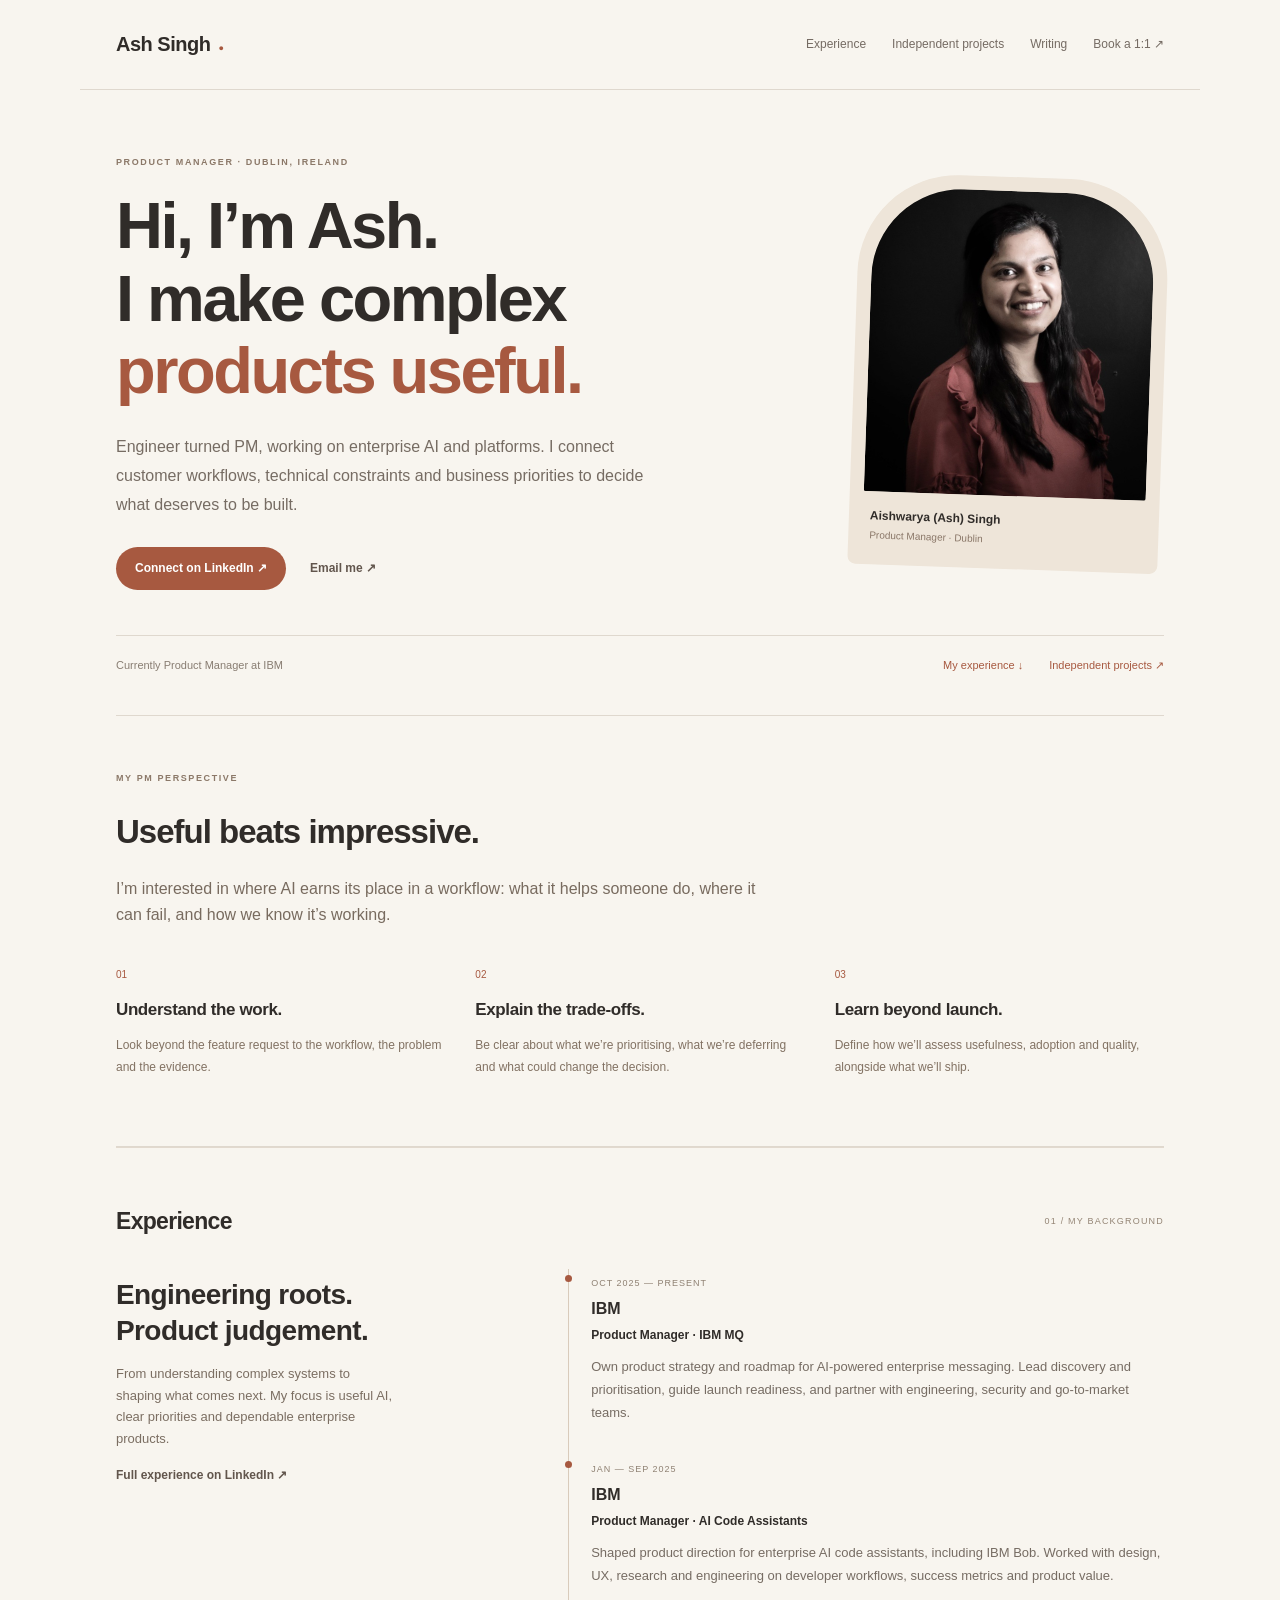
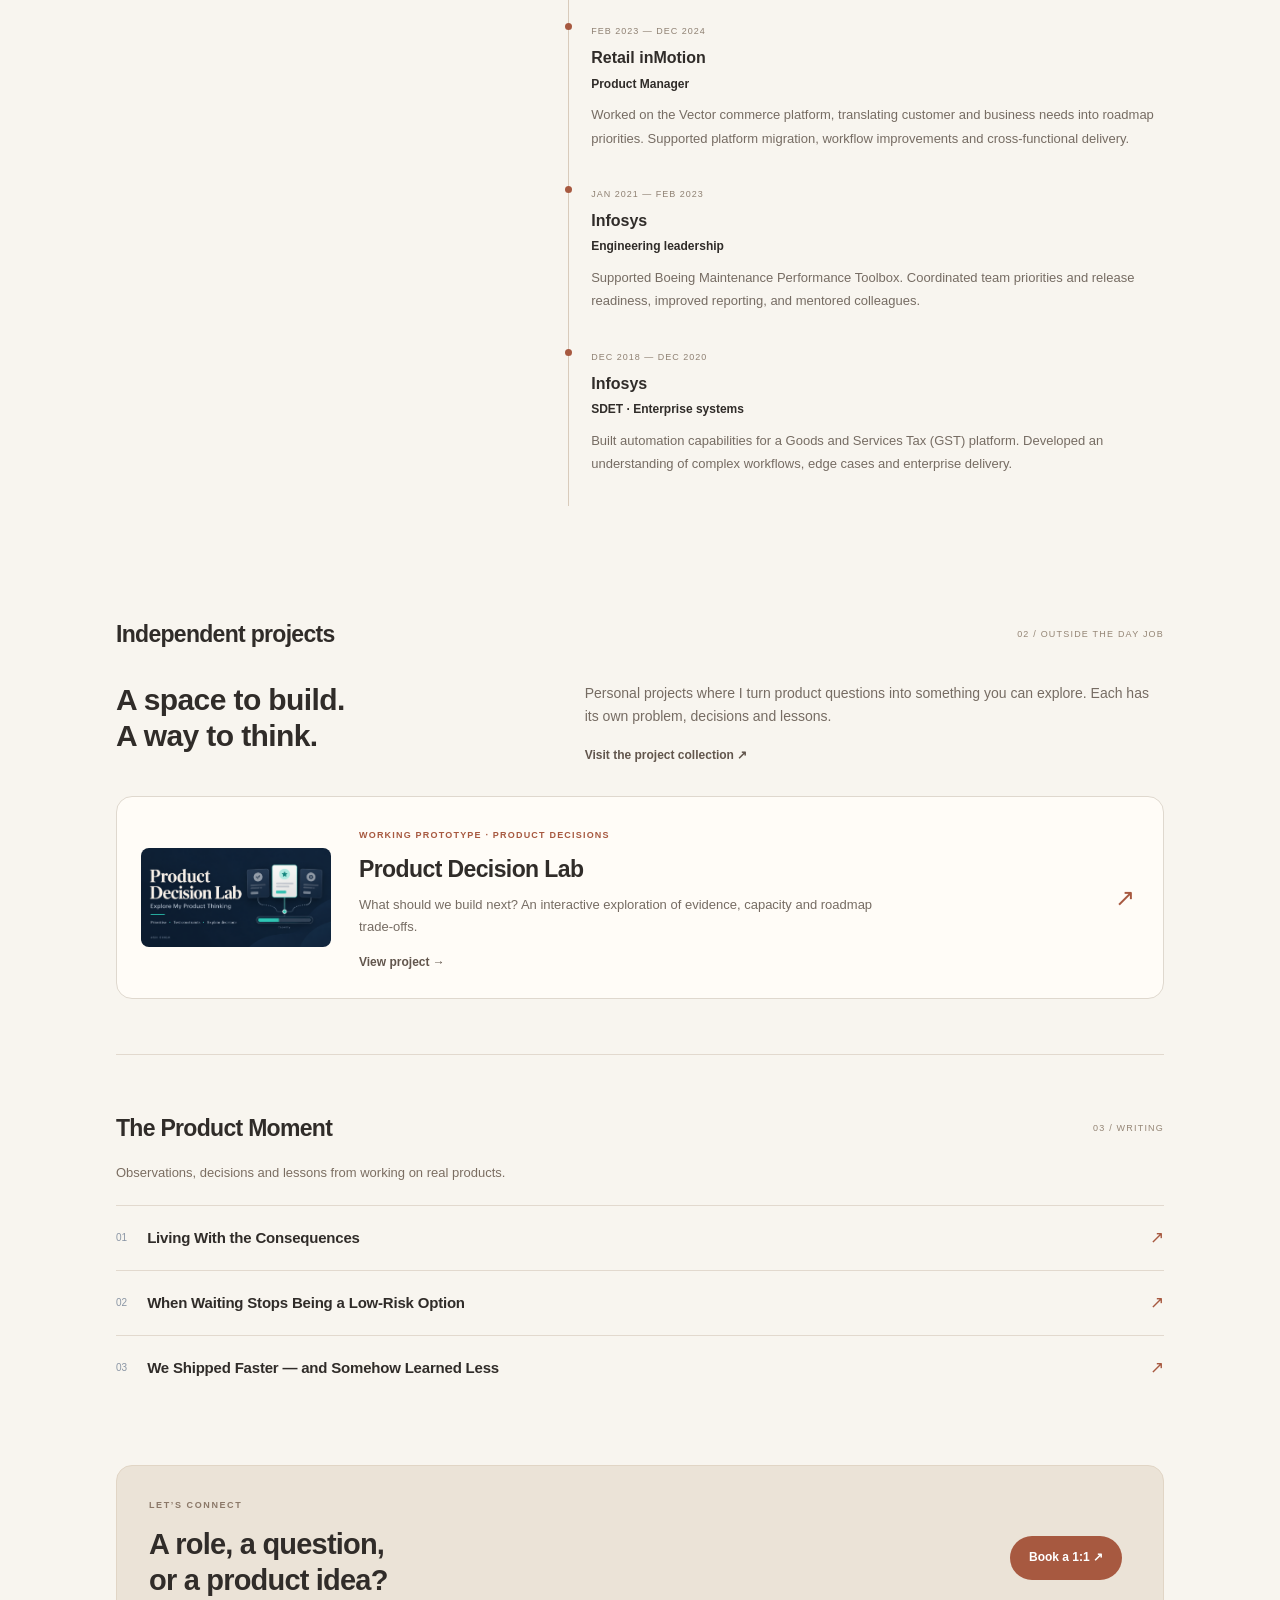
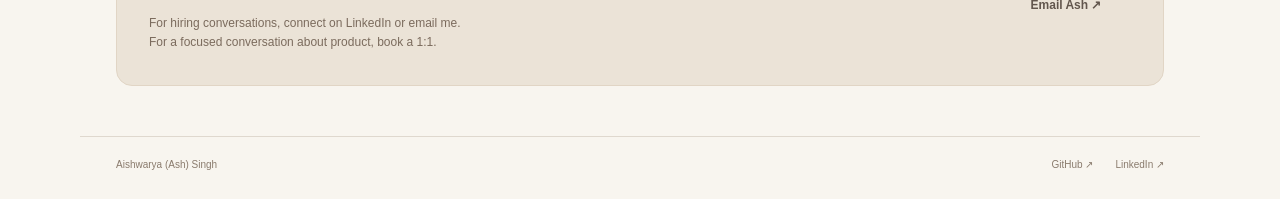
<file: index.html>
<!doctype html><html lang="en"><head><meta charset="utf-8"><meta name="viewport" content="width=device-width,initial-scale=1"><title>Ash Singh | Product Manager</title><meta name="description" content="Ash Singh — Product Manager focused on Applied AI, AI platforms and developer tools. Projects, experience and writing."><link rel="stylesheet" href="style.css"></head><body><header><a class="name" href="#">Ash Singh<span>●</span></a><nav><a href="#experience">Experience</a><a href="projects.html">Independent projects</a><a href="#writing">Writing</a><a href="https://topmate.io/ash081/" target="_blank" rel="noopener">Book a 1:1 ↗</a></nav></header><main><section class="intro"><div class="intro-copy"><p class="eyebrow">PRODUCT MANAGER · DUBLIN, IRELAND</p><h1>Hi, I’m Ash.<br>I make complex<br><em>products useful.</em></h1><p class="lead">Engineer turned PM, working on enterprise AI and platforms. I connect customer workflows, technical constraints and business priorities to decide what deserves to be built.</p><div class="actions"><a class="button" href="https://www.linkedin.com/in/ash081/" target="_blank" rel="noopener">Connect on LinkedIn ↗</a><a class="quiet" href="mailto:aishwarya.singh81@gmail.com">Email me ↗</a></div></div><figure class="portrait"><img src="ash-singh.jpeg" alt="Aishwarya (Ash) Singh"><figcaption>Aishwarya (Ash) Singh<br><span>Product Manager · Dublin</span></figcaption></figure><div class="intro-foot"><span>Currently Product Manager at IBM</span><div class="intro-paths"><a href="#experience">My experience ↓</a><a href="projects.html">Independent projects ↗</a></div></div></section><section class="perspective"><p class="eyebrow">MY PM PERSPECTIVE</p><h2>Useful beats impressive.</h2><p>I’m interested in where AI earns its place in a workflow: what it helps someone do, where it can fail, and how we know it’s working.</p><div class="principles"><div><span>01</span><h3>Understand the work.</h3><p>Look beyond the feature request to the workflow, the problem and the evidence.</p></div><div><span>02</span><h3>Explain the trade-offs.</h3><p>Be clear about what we’re prioritising, what we’re deferring and what could change the decision.</p></div><div><span>03</span><h3>Learn beyond launch.</h3><p>Define how we’ll assess usefulness, adoption and quality, alongside what we’ll ship.</p></div></div></section><section id="experience"><div class="section-head"><h2>Experience</h2><span>01 / MY BACKGROUND</span></div><div class="experience"><div class="experience-intro"><h3>Engineering roots.<br>Product judgement.</h3><p>From understanding complex systems to shaping what comes next. My focus is useful AI, clear priorities and dependable enterprise products.</p><a class="quiet" href="https://www.linkedin.com/in/ash081/details/experience/" target="_blank" rel="noopener">Full experience on LinkedIn ↗</a></div><div class="roles">
<div><span class="role-date">OCT 2025 — PRESENT</span><h4>IBM</h4><p class="role-title">Product Manager · IBM MQ</p><p class="role-summary">Own product strategy and roadmap for AI-powered enterprise messaging. Lead discovery and prioritisation, guide launch readiness, and partner with engineering, security and go-to-market teams.</p></div>
<div><span class="role-date">JAN — SEP 2025</span><h4>IBM</h4><p class="role-title">Product Manager · AI Code Assistants</p><p class="role-summary">Shaped product direction for enterprise AI code assistants, including IBM Bob. Worked with design, UX, research and engineering on developer workflows, success metrics and product value.</p></div>
<div><span class="role-date">FEB 2023 — DEC 2024</span><h4>Retail inMotion</h4><p class="role-title">Product Manager</p><p class="role-summary">Worked on the Vector commerce platform, translating customer and business needs into roadmap priorities. Supported platform migration, workflow improvements and cross-functional delivery.</p></div>
<div><span class="role-date">JAN 2021 — FEB 2023</span><h4>Infosys</h4><p class="role-title">Engineering leadership</p><p class="role-summary">Supported Boeing Maintenance Performance Toolbox. Coordinated team priorities and release readiness, improved reporting, and mentored colleagues.</p></div>
<div><span class="role-date">DEC 2018 — DEC 2020</span><h4>Infosys</h4><p class="role-title">SDET · Enterprise systems</p><p class="role-summary">Built automation capabilities for a Goods and Services Tax (GST) platform. Developed an understanding of complex workflows, edge cases and enterprise delivery.</p></div>
</div></div></section><section id="projects"><div class="section-head"><h2>Independent projects</h2><span>02 / OUTSIDE THE DAY JOB</span></div><div class="collection-intro"><h3>A space to build.<br>A way to think.</h3><div><p>Personal projects where I turn product questions into something you can explore. Each has its own problem, decisions and lessons.</p><a class="quiet" href="projects.html">Visit the project collection ↗</a></div></div><a class="project-teaser" href="projects.html#product-decision-lab"><img src="product-decision-lab.png" alt="Product Decision Lab cover" loading="lazy"><div><span class="status">WORKING PROTOTYPE · PRODUCT DECISIONS</span><h3>Product Decision Lab</h3><p>What should we build next? An interactive exploration of evidence, capacity and roadmap trade-offs.</p><span class="quiet">View project →</span></div><span class="teaser-arrow" aria-hidden="true">↗</span></a></section><section id="writing"><div class="section-head"><h2>The Product Moment</h2><span>03 / WRITING</span></div><p class="section-description">Observations, decisions and lessons from working on real products.</p><div class="essays"><a href="https://ashsingh81.substack.com/p/the-product-moment-4" target="_blank" rel="noopener"><span>01</span><h3>Living With the Consequences</h3><b>↗</b></a><a href="https://ashsingh81.substack.com/p/the-product-moment-3" target="_blank" rel="noopener"><span>02</span><h3>When Waiting Stops Being a Low-Risk Option</h3><b>↗</b></a><a href="https://ashsingh81.substack.com/p/the-product-moment-1" target="_blank" rel="noopener"><span>03</span><h3>We Shipped Faster — and Somehow Learned Less</h3><b>↗</b></a></div></section><section class="contact"><div><p class="eyebrow">LET’S CONNECT</p><h2>A role, a question,<br>or a product idea?</h2><p>For hiring conversations, connect on LinkedIn or email me.<br>For a focused conversation about product, book a 1:1.</p></div><div class="contact-actions"><a class="button" href="https://topmate.io/ash081/" target="_blank" rel="noopener">Book a 1:1 ↗</a><a class="quiet" href="mailto:aishwarya.singh81@gmail.com">Email Ash ↗</a></div></section></main><footer><span>Aishwarya (Ash) Singh</span><a href="https://github.com/ash-singh-builds" target="_blank" rel="noopener">GitHub ↗</a><a href="https://www.linkedin.com/in/ash081/" target="_blank" rel="noopener">LinkedIn ↗</a></footer></body></html>
</file>
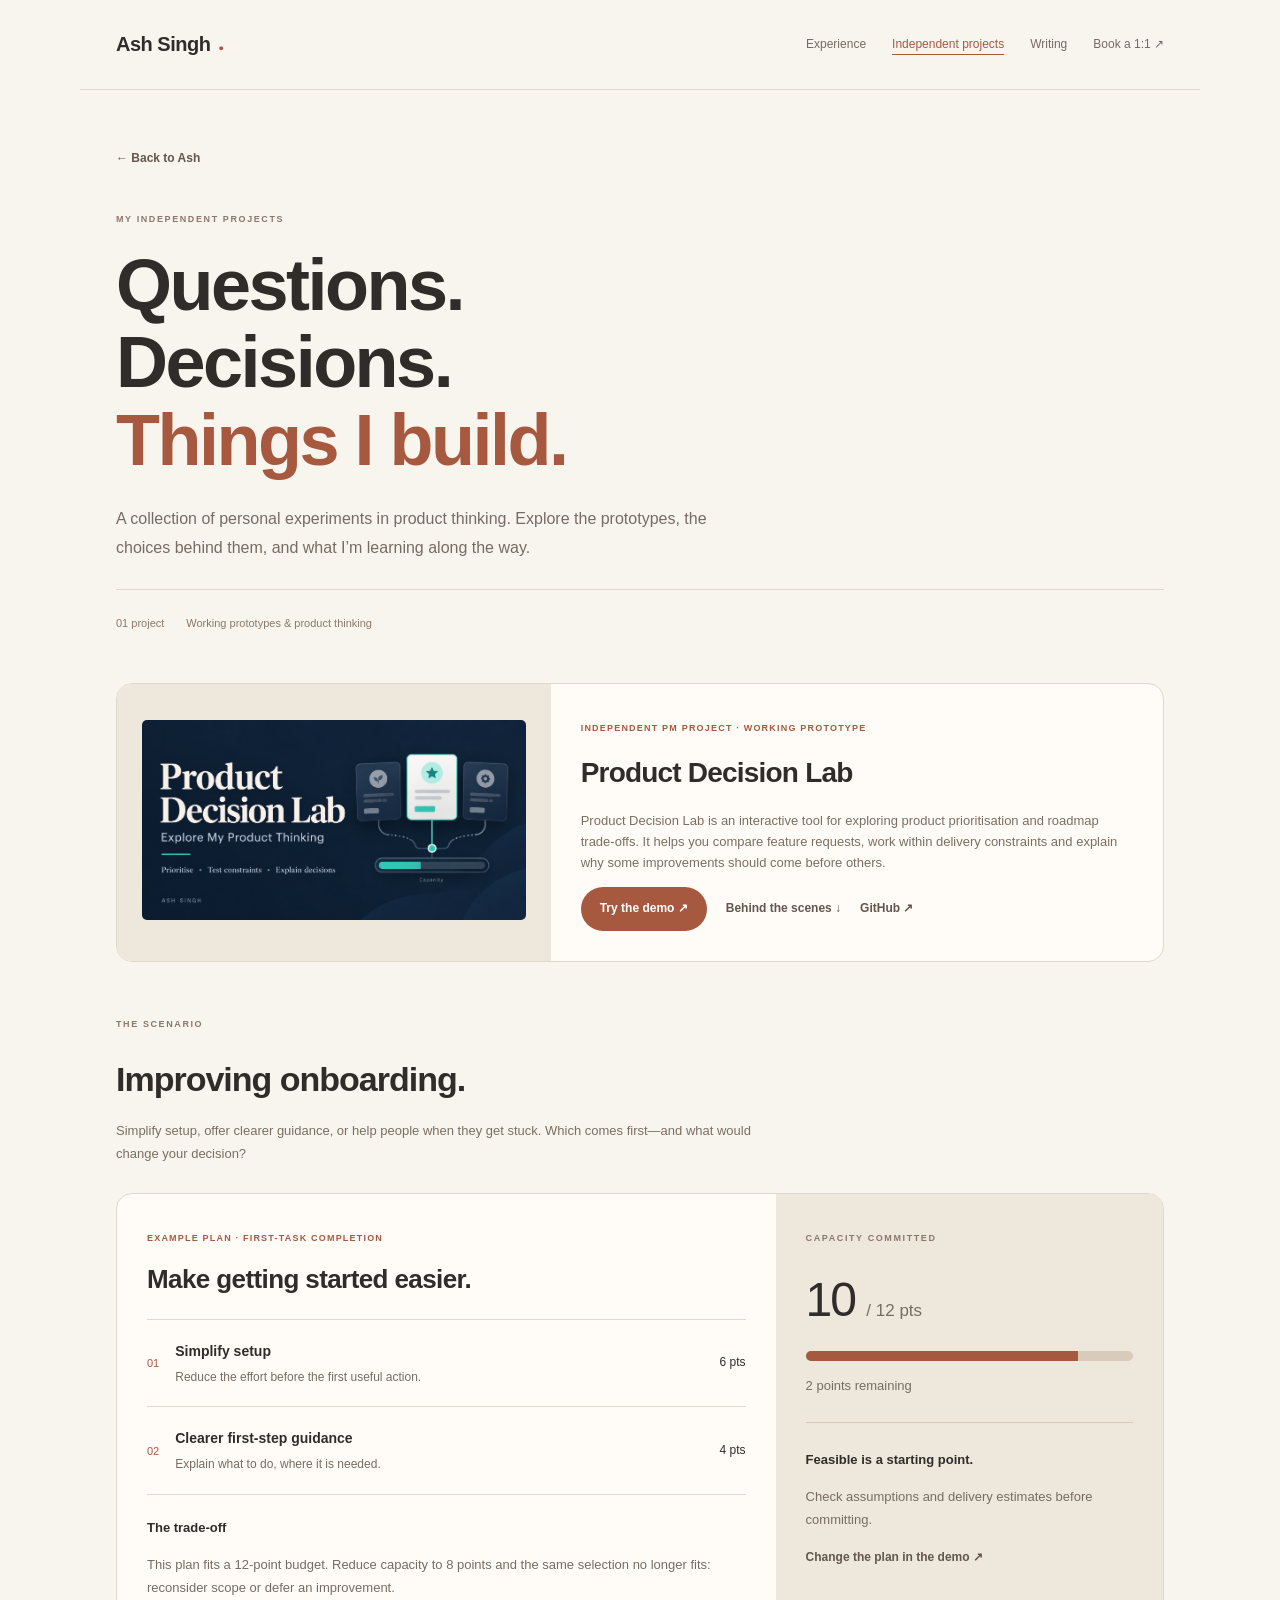
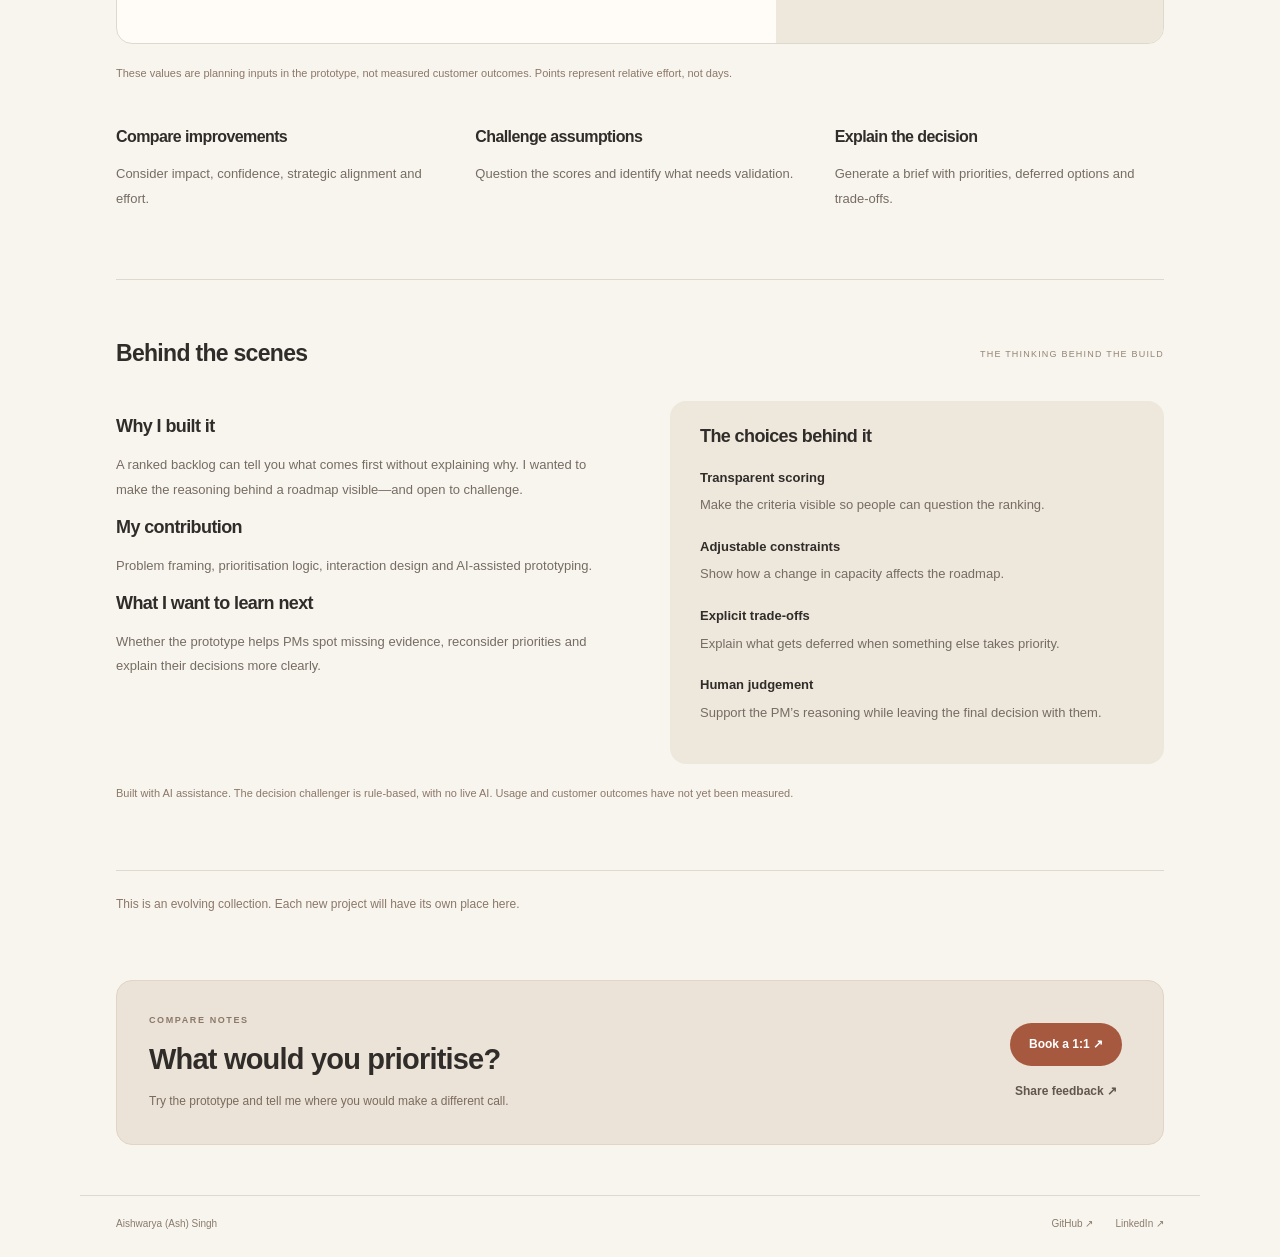
<file: projects.html>
<!doctype html><html lang="en"><head><meta charset="utf-8"><meta name="viewport" content="width=device-width,initial-scale=1"><title>Independent Projects | Ash Singh</title><meta name="description" content="Independent projects by Ash Singh. Explore working prototypes, product decisions and the thinking behind them."><link rel="stylesheet" href="style.css"></head><body><header><a class="name" href="index.html">Ash Singh<span>●</span></a><nav><a href="index.html#experience">Experience</a><a href="projects.html" aria-current="page">Independent projects</a><a href="index.html#writing">Writing</a><a href="https://topmate.io/ash081/" target="_blank" rel="noopener">Book a 1:1 ↗</a></nav></header><main><section class="collection-hero"><a class="quiet" href="index.html">← Back to Ash</a><p class="eyebrow">MY INDEPENDENT PROJECTS</p><h1>Questions.<br>Decisions.<br><em>Things I build.</em></h1><p class="lead">A collection of personal experiments in product thinking. Explore the prototypes, the choices behind them, and what I’m learning along the way.</p><div class="collection-meta"><span>01 project</span><span>Working prototypes &amp; product thinking</span></div></section><section class="project-collection" aria-label="Project collection"><article id="product-decision-lab" class="project"><div class="project-image"><img src="product-decision-lab.png" alt="Product Decision Lab — explore my product thinking"></div><div class="project-content"><span class="status">INDEPENDENT PM PROJECT · WORKING PROTOTYPE</span><h2>Product Decision Lab</h2><p>Product Decision Lab is an interactive tool for exploring product prioritisation and roadmap trade-offs. It helps you compare feature requests, work within delivery constraints and explain why some improvements should come before others.</p><div class="actions"><a class="button" href="https://ash-singh-builds.github.io/product-decision-lab/dist/?v=4" target="_blank" rel="noopener">Try the demo ↗</a><a class="quiet" href="#behind-the-scenes">Behind the scenes ↓</a><a class="quiet" href="https://github.com/ash-singh-builds/product-decision-lab" target="_blank" rel="noopener">GitHub ↗</a></div></div></article>
<section class="onboarding-output" aria-labelledby="scenario-title"><p class="eyebrow">THE SCENARIO</p><h2 id="scenario-title">Improving onboarding.</h2><p class="section-description">Simplify setup, offer clearer guidance, or help people when they get stuck. Which comes first—and what would change your decision?</p><div class="output-dashboard"><div class="output-main"><span class="status">EXAMPLE PLAN · FIRST-TASK COMPLETION</span><h3>Make getting started easier.</h3><div class="output-choice"><span>01</span><div><strong>Simplify setup</strong><p>Reduce the effort before the first useful action.</p></div><b>6 pts</b></div><div class="output-choice"><span>02</span><div><strong>Clearer first-step guidance</strong><p>Explain what to do, where it is needed.</p></div><b>4 pts</b></div><div class="output-decision"><strong>The trade-off</strong><p>This plan fits a 12-point budget. Reduce capacity to 8 points and the same selection no longer fits: reconsider scope or defer an improvement.</p></div></div><div class="output-capacity"><span class="eyebrow">CAPACITY COMMITTED</span><div class="capacity-number">10 <span>/ 12 pts</span></div><div class="capacity-visual" role="img" aria-label="10 of 12 engineering capacity points committed"><span></span></div><p>2 points remaining</p><hr><strong>Feasible is a starting point.</strong><p>Check assumptions and delivery estimates before committing.</p><a class="quiet" href="https://ash-singh-builds.github.io/product-decision-lab/dist/?v=4" target="_blank" rel="noopener">Change the plan in the demo ↗</a></div></div><p class="scenario-caption">These values are planning inputs in the prototype, not measured customer outcomes. Points represent relative effort, not days.</p><div class="project-capabilities"><div><h3>Compare improvements</h3><p>Consider impact, confidence, strategic alignment and effort.</p></div><div><h3>Challenge assumptions</h3><p>Question the scores and identify what needs validation.</p></div><div><h3>Explain the decision</h3><p>Generate a brief with priorities, deferred options and trade-offs.</p></div></div></section>
<section id="behind-the-scenes" class="behind-scenes"><div class="section-head"><h2>Behind the scenes</h2><span>THE THINKING BEHIND THE BUILD</span></div><div class="behind-grid"><div><h3>Why I built it</h3><p>A ranked backlog can tell you what comes first without explaining why. I wanted to make the reasoning behind a roadmap visible—and open to challenge.</p><h3>My contribution</h3><p>Problem framing, prioritisation logic, interaction design and AI-assisted prototyping.</p><h3>What I want to learn next</h3><p>Whether the prototype helps PMs spot missing evidence, reconsider priorities and explain their decisions more clearly.</p></div><div class="design-decisions"><h3>The choices behind it</h3><dl><dt>Transparent scoring</dt><dd>Make the criteria visible so people can question the ranking.</dd><dt>Adjustable constraints</dt><dd>Show how a change in capacity affects the roadmap.</dd><dt>Explicit trade-offs</dt><dd>Explain what gets deferred when something else takes priority.</dd><dt>Human judgement</dt><dd>Support the PM’s reasoning while leaving the final decision with them.</dd></dl></div></div><p class="scenario-caption">Built with AI assistance. The decision challenger is rule-based, with no live AI. Usage and customer outcomes have not yet been measured.</p></section><p class="collection-note">This is an evolving collection. Each new project will have its own place here.</p></section><section class="contact"><div><p class="eyebrow">COMPARE NOTES</p><h2>What would you prioritise?</h2><p>Try the prototype and tell me where you would make a different call.</p></div><div class="contact-actions"><a class="button" href="https://topmate.io/ash081/" target="_blank" rel="noopener">Book a 1:1 ↗</a><a class="quiet" href="mailto:aishwarya.singh81@gmail.com">Share feedback ↗</a></div></section></main><footer><span>Aishwarya (Ash) Singh</span><a href="https://github.com/ash-singh-builds" target="_blank" rel="noopener">GitHub ↗</a><a href="https://www.linkedin.com/in/ash081/" target="_blank" rel="noopener">LinkedIn ↗</a></footer></body></html>
</file>
<file: style.css>
*{box-sizing:border-box}html{scroll-behavior:smooth;scroll-padding-top:25px}body{margin:0;background:#fff;color:#162133;font:15px/1.65,-apple-system,BlinkMacSystemFont,"Segoe UI",Arial,sans-serif}body{font-family:-apple-system,BlinkMacSystemFont,"Segoe UI",Arial,sans-serif;line-height:1.65}a{color:inherit;text-decoration:none}a:focus-visible,summary:focus-visible{outline:3px solid #2463eb;outline-offset:5px}header,main,footer{max-width:1100px;margin:auto;padding-left:36px;padding-right:36px}header{display:flex;justify-content:space-between;align-items:center;padding-top:28px;padding-bottom:28px;border-bottom:1px solid #e7ebf0}.name{font-size:20px;font-weight:750;letter-spacing:-.6px}.name span{color:#2463eb;font-size:9px;margin-left:8px}nav{display:flex;gap:26px;font-size:12px;color:#5a6575}nav a:hover,.quiet:hover{color:#2463eb}.intro{padding-top:76px;padding-bottom:0}.eyebrow{font-size:10px;letter-spacing:1.6px;font-weight:650;color:#667386;margin:0 0 20px}h1{font-size:clamp(42px,6vw,66px);line-height:1.1;letter-spacing:-2.5px;font-weight:700;margin:0 0 25px}.lead{color:#667386;max-width:650px;font-size:17px;line-height:1.8;margin-bottom:27px}.lead strong{color:#253347;font-weight:550}.actions{display:flex;gap:24px;align-items:center;flex-wrap:wrap}.button{display:inline-flex;justify-content:center;align-items:center;background:#2463eb;color:white;border-radius:6px;padding:11px 17px;font-size:12px;font-weight:600}.button:hover{background:#164dc6}.quiet{font-size:12px;font-weight:600}.intro-foot{display:flex;justify-content:space-between;margin-top:58px;padding:20px 0;border-top:1px solid #e7ebf0;font-size:11px;color:#6a7686}.intro-foot a{color:#2463eb}section{padding-top:55px;padding-bottom:55px}.section-head{display:flex;align-items:center;justify-content:space-between;margin-bottom:28px;gap:20px}.section-head h2{font-size:23px;letter-spacing:-.7px;font-weight:650;margin:0}.section-head>span{font-size:9px;letter-spacing:1.2px;color:#8390a0}.project{border:1px solid #e2e7ef;border-radius:10px;overflow:hidden;display:grid;grid-template-columns:1fr 1.05fr}.project-image{background:#f0f4fa;display:flex;align-items:center;padding:25px}.project-image img{width:100%;display:block;border-radius:5px}.project-content{padding:30px}.status{font-size:9px;letter-spacing:1.2px;color:#2463eb;font-weight:650}h3{font-size:24px;letter-spacing:-.6px;line-height:1.3;margin:14px 0}.project-content>p,.experience-intro p{font-size:13px;color:#667386}.tags{display:flex;gap:7px;flex-wrap:wrap;margin:20px 0}.tags span{font-size:9px;background:#f2f5f9;color:#5b6b80;padding:4px 9px;border-radius:4px}.project .actions{gap:19px}details{margin-top:22px;border-top:1px solid #e7ebf0}summary{display:flex;justify-content:space-between;cursor:pointer;font-size:11px;padding-top:14px;list-style:none}summary::-webkit-details-marker{display:none}details p{font-size:12px;color:#667386}details[open] summary span{transform:rotate(45deg)}#experience,#writing{border-top:1px solid #e7ebf0}.experience{display:grid;grid-template-columns:1fr 1.2fr;gap:75px}.experience-intro h3{font-size:28px;margin-top:8px}.experience-intro p{max-width:280px}.roles>div{position:relative;padding:0 0 22px 22px;border-left:1px solid #dce4ef}.roles>div:before{content:'';position:absolute;left:-4px;top:6px;background:#2463eb;width:7px;height:7px;border-radius:50%}.role-date{font-size:9px;letter-spacing:1px;color:#8691a0}.roles h4{font-size:16px;margin:3px 0}.roles p{font-size:12px;margin:0 0 4px}.roles div>span:last-child{font-size:10px;color:#7c8797}.section-description{font-size:13px;color:#667386;margin-top:-14px;margin-bottom:22px}.essays a{display:flex;align-items:center;gap:20px;padding:18px 0;border-top:1px solid #e7ebf0}.essays a>span{font-size:10px;color:#8b96a5}.essays h3{font-size:15px;font-weight:550;letter-spacing:-.2px;margin:0;flex:1}.essays b{font-size:17px;font-weight:400;color:#2463eb}.essays a:hover h3{color:#2463eb}.contact{background:#f4f7fc;border:1px solid #e8edf5;border-radius:10px;padding:32px;display:flex;justify-content:space-between;align-items:center;margin:10px 0 50px;gap:30px}.contact h2{font-size:29px;line-height:1.25;letter-spacing:-.8px;margin:0 0 15px}.contact .eyebrow{margin-bottom:13px}.contact p:last-child{font-size:12px;color:#667386;margin:0}.contact-actions{display:flex;flex-direction:column;gap:16px;align-items:center;min-width:130px}footer{display:flex;gap:22px;padding-top:20px;padding-bottom:25px;border-top:1px solid #e7ebf0;font-size:10px;color:#758195}footer span{margin-right:auto}@media(max-width:650px){header,main,footer{padding-left:22px;padding-right:22px}header{padding-top:20px;padding-bottom:20px}nav{gap:15px;font-size:10px}nav a:nth-child(2),nav a:nth-child(3){display:none}.intro{padding-top:50px}h1{font-size:45px;letter-spacing:-1.8px}.lead{font-size:15px}.intro-foot{margin-top:38px;font-size:9px;gap:12px}section{padding-top:38px;padding-bottom:38px}.section-head{margin-bottom:20px}.section-head h2{font-size:21px}.section-head>span{font-size:8px}.project{grid-template-columns:1fr}.project-image{padding:20px}.project-content{padding:24px}.experience{grid-template-columns:1fr;gap:30px}.experience-intro p{max-width:100%}.contact{padding:24px;align-items:flex-start;flex-direction:column}.contact-actions{flex-direction:row;gap:22px}.essays h3{font-size:13px}.essays a{gap:14px}.contact h2{font-size:27px}}@media(prefers-reduced-motion:reduce){html{scroll-behavior:auto}}
/* Personal direction: warm ivory, charcoal, terracotta. */
body{background:#f8f5ef;color:#302c29;font-size:15px}header,main,footer{max-width:1120px}header{border-color:#dfd8ce}.name{letter-spacing:-.5px}.name span{color:#a75940}nav{color:#756b63}nav a:hover,.quiet:hover{color:#a75940}.intro{display:grid;grid-template-columns:1.35fr 1fr;gap:30px 65px;padding-top:65px}.intro h1{font-size:clamp(42px,5.2vw,65px);letter-spacing:-2.5px;font-weight:600;line-height:1.12}.intro h1 em{font-style:normal;color:#a75940}.eyebrow{color:#8b7868;font-size:9px;letter-spacing:1.6px}.lead{font-size:16px;color:#766c63;line-height:1.8}.button{background:#a75940;border-radius:30px;padding:12px 19px}.button:hover{background:#8e4833}.quiet{color:#62564d}.portrait{margin:0;align-self:center;transform:rotate(2deg);background:#eee5d9;padding:14px 14px 20px;border-radius:100px 100px 8px 8px;max-width:310px;justify-self:end}.portrait img{width:100%;display:block;border-radius:90px 90px 2px 2px;aspect-ratio:1/1.08;object-fit:cover}.portrait figcaption{font-size:12px;font-weight:600;padding:15px 7px 0;line-height:1.6}.portrait figcaption span{font-size:10px;color:#8a7768;font-weight:400}.intro-foot{grid-column:1/-1;margin-top:15px;border-color:#dfd8ce;color:#887d72}.intro-foot a{color:#a75940}.section-head>span{color:#948575}.section-head h2{font-weight:550}.project{background:#fffcf7;border-color:#dfd8ce;border-radius:16px}.project-image{background:#eee7dc}.project-content>p,.experience-intro p,details p,.section-description{color:#7b6e62}.status{color:#a75940}.tags span{background:#f0e9df;color:#8a715b}.roles>div{border-color:#d9cbbb}.roles>div:before{background:#a75940}.roles div>span:last-child,.role-date{color:#8f8173}#experience,#writing,.essays a,details{border-color:#e2d9ce}.essays b{color:#a75940}.essays a:hover h3{color:#a75940}.contact{background:#ebe3d7;border-color:#e1d5c5;border-radius:16px}.contact p:last-child{color:#7b6b5d}footer{color:#8a7b6d;border-color:#dfd8ce}.perspective{margin-top:20px;border-top:1px solid #dfd8ce;border-bottom:1px solid #dfd8ce}.perspective>h2{font-size:33px;font-weight:550;letter-spacing:-1px;margin:0 0 15px}.perspective>p:not(.eyebrow){font-size:16px;max-width:650px;color:#786b5f}.principles{display:grid;grid-template-columns:repeat(3,1fr);gap:30px;margin-top:32px}.principles span{font-size:10px;color:#a75940}.principles h3{font-size:17px;font-weight:550;letter-spacing:-.4px}.principles p{font-size:12px;color:#827263;line-height:1.8}@media(max-width:650px){.intro{grid-template-columns:1fr;gap:28px;padding-top:38px}.intro-copy{order:1}.portrait{order:0;max-width:160px;justify-self:start;border-radius:55px 55px 7px 7px;padding:8px}.portrait img{border-radius:50px 50px 2px 2px;aspect-ratio:1/1}.portrait figcaption{display:none}.intro h1{font-size:45px}.intro-foot{order:2}.principles{grid-template-columns:1fr;gap:12px}.principles h3{margin:7px 0}.principles p{margin-top:0}.perspective>h2{font-size:28px}}

/* Clear paths, concise experience and a growing project collection. */
nav a[aria-current=page]{color:#a75940;text-decoration:underline;text-underline-offset:6px}
.intro-paths{display:flex;gap:26px}.intro-foot{gap:20px;align-items:center}.role-title{font-weight:600}.roles p.role-summary{font-size:13px;color:#766c63;line-height:1.8;margin:9px 0 0}.roles>div{padding-bottom:30px}.experience{gap:55px;grid-template-columns:1fr 1.5fr}.experience-intro{align-self:start}.collection-intro{display:grid;grid-template-columns:1fr 1.4fr;gap:55px;margin-bottom:30px}.collection-intro h3{font-size:30px;line-height:1.2;margin:0;font-weight:550}.collection-intro p{color:#766c63;font-size:14px;margin:0 0 14px}.project-teaser{display:grid;grid-template-columns:190px 1fr 24px;align-items:center;gap:28px;padding:24px;border:1px solid #dfd8ce;border-radius:16px;background:#fffcf7;transition:border-color .2s}.project-teaser:hover{border-color:#a75940}.project-teaser img{width:100%;border-radius:8px}.project-teaser h3{font-size:23px;margin:9px 0}.project-teaser p{color:#766c63;font-size:13px;margin:0 0 12px;max-width:520px}.teaser-arrow{font-size:24px;color:#a75940}.collection-hero{padding-top:55px;padding-bottom:38px}.collection-hero .eyebrow{margin-top:42px}.collection-hero h1{font-weight:600;font-size:clamp(48px,6vw,72px);line-height:1.08}.collection-hero h1 em{font-style:normal;color:#a75940}.collection-hero .lead{max-width:630px}.collection-meta{display:flex;gap:22px;padding-top:24px;border-top:1px solid #dfd8ce;color:#8b7868;font-size:11px}.project-collection{padding-top:12px}.project-collection .project{grid-template-columns:.85fr 1.2fr;scroll-margin-top:30px}.project-collection .project-image{align-items:flex-start;padding-top:36px}.project-content h2{font-size:28px;letter-spacing:-.8px;margin:12px 0}.project-facts{margin:24px 0;border-top:1px solid #e2d9ce}.project-facts>div{padding:13px 0;border-bottom:1px solid #e2d9ce}.project-facts dt{font-size:10px;color:#a75940;font-weight:600;margin-bottom:5px}.project-facts dd{font-size:12px;color:#766c63;margin:0}.collection-note{font-size:12px;color:#8b7868;margin:24px 0 0}a:focus-visible,summary:focus-visible{outline-color:#a75940}
@media(max-width:760px){header{align-items:flex-start;gap:20px}nav{gap:12px;flex-wrap:wrap;justify-content:flex-end;max-width:70%}nav a:nth-child(2),nav a:nth-child(3){display:inline}.experience,.collection-intro{grid-template-columns:1fr;gap:25px}.intro-foot{align-items:flex-start;flex-direction:column}.intro-paths{gap:22px}.project-teaser{grid-template-columns:100px 1fr;gap:18px;padding:18px}.project-teaser h3{font-size:20px}.project-teaser .status{font-size:8px}.teaser-arrow{display:none}.project-collection .project{grid-template-columns:1fr}.project-collection .project-image{padding:22px}.collection-hero h1{font-size:49px}.collection-meta{flex-direction:column;gap:7px}.collection-intro h3{font-size:26px}}
@media(max-width:400px){.project-teaser{grid-template-columns:1fr}.project-teaser img{max-width:220px}.intro-paths{flex-wrap:wrap;gap:12px}header{padding-left:18px;padding-right:18px}nav{font-size:10px;gap:10px}.name{white-space:nowrap;font-size:18px}}

.onboarding-output,.behind-scenes{border-bottom:1px solid #dfd8ce}.onboarding-output>h2{font-size:34px;font-weight:550;letter-spacing:-1px;margin:0 0 25px}.onboarding-output>.section-description{max-width:680px;line-height:1.8}.output-dashboard{display:grid;grid-template-columns:1.7fr 1fr;background:#fffcf7;border:1px solid #dfd8ce;border-radius:16px;margin-top:28px;overflow:hidden}.output-main{padding:30px}.output-main>h3{margin:14px 0 22px;font-size:26px}.output-choice{display:flex;gap:16px;padding:19px 0;border-top:1px solid #e2d9ce;align-items:center}.output-choice>span{font-size:11px;color:#a75940}.output-choice>div{flex:1}.output-choice strong{font-size:14px}.output-choice p{font-size:12px;color:#766c63;margin:4px 0 0}.output-choice b{font-size:12px;font-weight:500;white-space:nowrap}.output-capacity{padding:30px;background:#eee7dc}.capacity-number{font-size:48px;letter-spacing:-2px;line-height:1.3;margin-top:20px}.capacity-number span{font-size:17px;color:#766c63;letter-spacing:0}.capacity-visual{height:10px;background:#d9cbbb;border-radius:10px;margin-top:20px;overflow:hidden}.capacity-visual>span{display:block;height:100%;width:83.333%;background:#a75940}.output-capacity p,.output-decision p{font-size:13px;color:#766c63;line-height:1.8}.output-capacity hr{border:0;border-top:1px solid #d9cbbb;margin:24px 0}.output-capacity>strong,.output-decision strong{font-size:13px}.output-decision{border-top:1px solid #e2d9ce;padding-top:20px}.scenario-caption{font-size:11px;color:#8b7868;margin-top:20px;line-height:1.8}.project-capabilities{display:grid;grid-template-columns:repeat(3,1fr);gap:30px;margin-top:30px}.project-capabilities h3{font-size:16px}.project-capabilities p,.behind-grid p,.design-decisions dd{font-size:13px;color:#766c63;line-height:1.9}.behind-grid{display:grid;grid-template-columns:1fr 1fr;gap:60px}.behind-grid h3{font-size:18px}.design-decisions{padding:24px 30px;background:#eee7dc;border-radius:16px;align-self:start}.design-decisions h3{margin-top:0}.design-decisions dt{font-size:13px;font-weight:600;margin-top:18px}.design-decisions dd{margin:5px 0 0}@media(max-width:760px){.output-dashboard,.behind-grid,.project-capabilities{grid-template-columns:1fr}.behind-grid{gap:24px}.output-main,.output-capacity{padding:24px}.project-capabilities{gap:4px}.output-main>h3{font-size:23px}.onboarding-output>h2{font-size:29px}}
</file>
